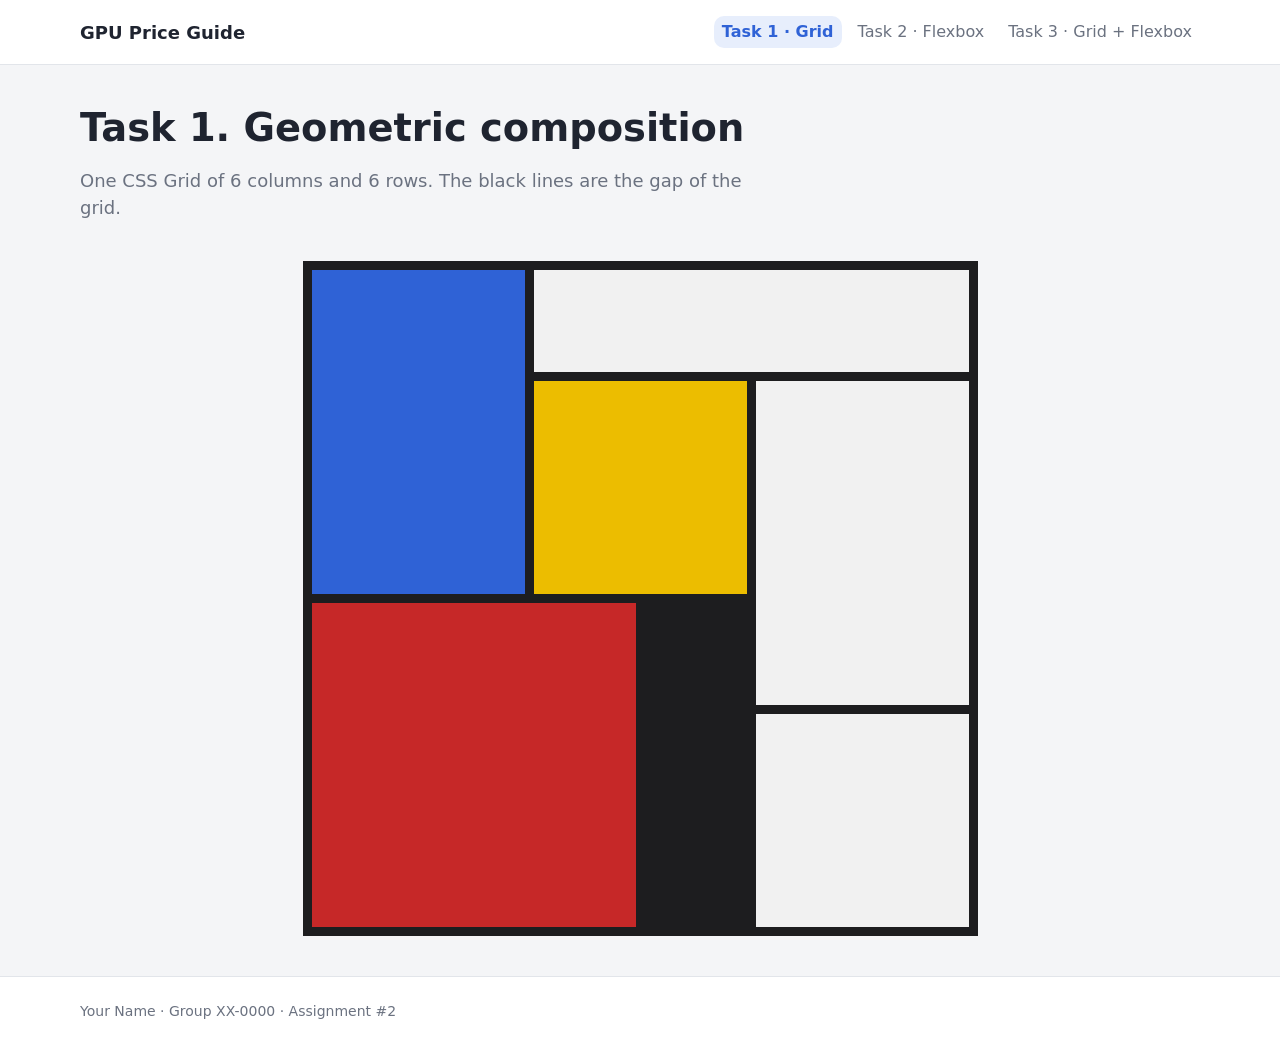
<file: index.html>
<!DOCTYPE html>
<html lang="en">
<head>
  <meta charset="UTF-8">
  <meta http-equiv="refresh" content="0; url=task1.html">
  <title>GPU Price Guide</title>
</head>
<body>
  <a href="task1.html">Open Task 1</a>
</body>
</html>
</file>
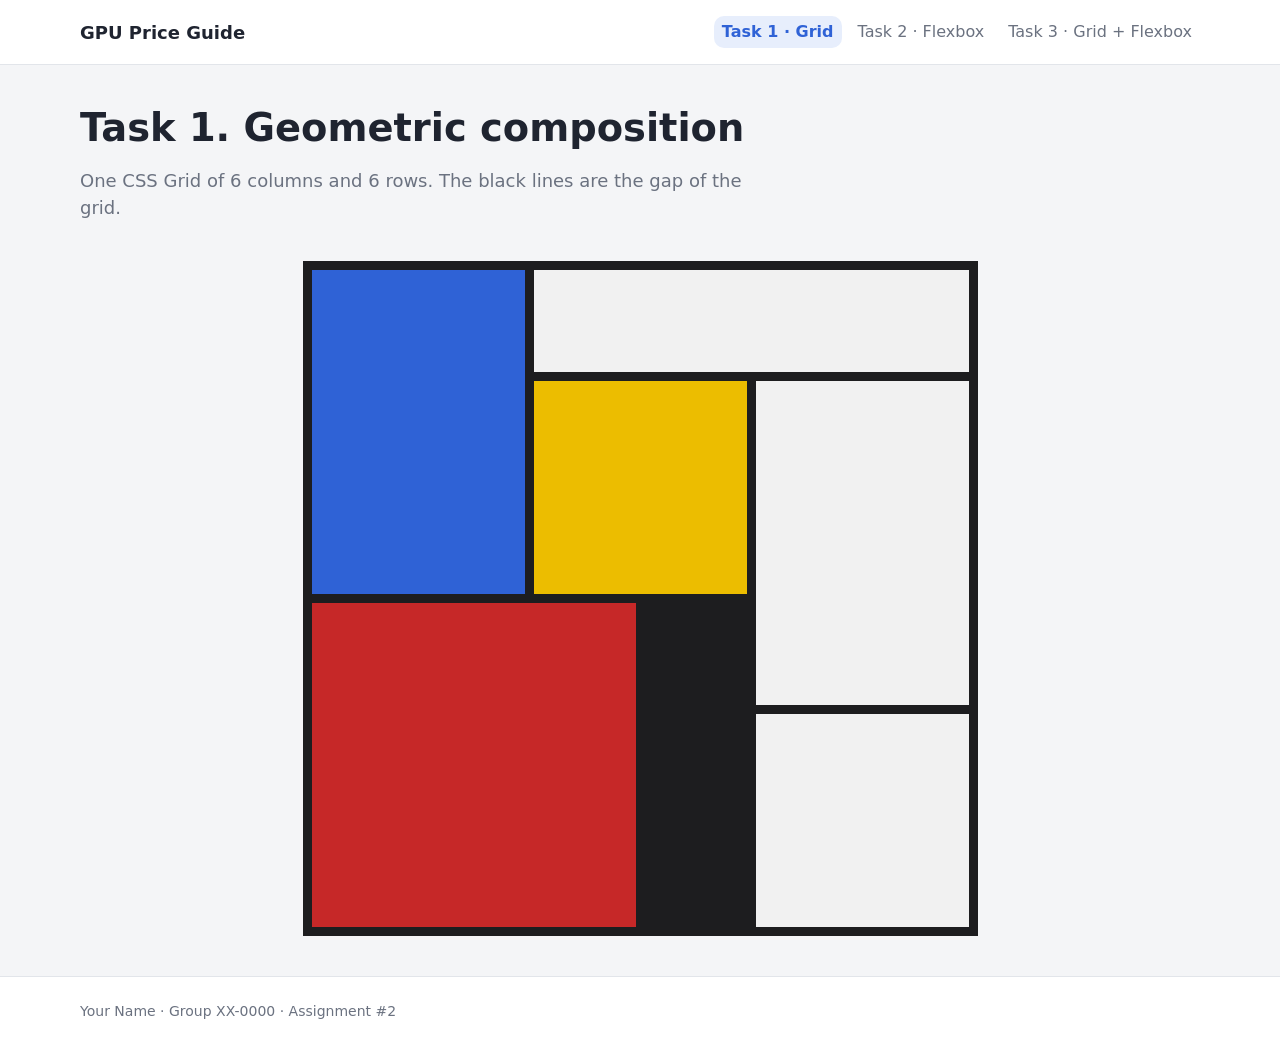
<file: task1.html>
<!DOCTYPE html>
<html lang="en">
<head>
  <meta charset="UTF-8">
  <meta name="viewport" content="width=device-width, initial-scale=1.0">
  <title>Task 1 — Geometric composition</title>
  <link rel="stylesheet" href="css/style.css">
</head>
<body>

  <header class="site-header">
    <div class="container site-header__inner">
      <a class="site-logo" href="task1.html">GPU Price Guide</a>
      <nav class="site-nav">
        <a href="task1.html" aria-current="page">Task 1 · Grid</a>
        <a href="task2.html">Task 2 · Flexbox</a>
        <a href="task3.html">Task 3 · Grid + Flexbox</a>
      </nav>
    </div>
  </header>

  <main class="container page">
    <h1>Task 1. Geometric composition</h1>
    <p class="lead">One CSS Grid of 6 columns and 6 rows. The black lines are the gap of the grid.</p>

    <div class="composition" role="img" aria-label="Geometric composition of blue, yellow, red and grey blocks">
      <div class="composition__blue"></div>
      <div class="composition__top"></div>
      <div class="composition__yellow"></div>
      <div class="composition__side"></div>
      <div class="composition__red"></div>
      <div class="composition__bottom"></div>
    </div>
  </main>

  <footer class="site-footer">
    <div class="container">Your Name · Group XX-0000 · Assignment #2</div>
  </footer>

</body>
</html>
</file>
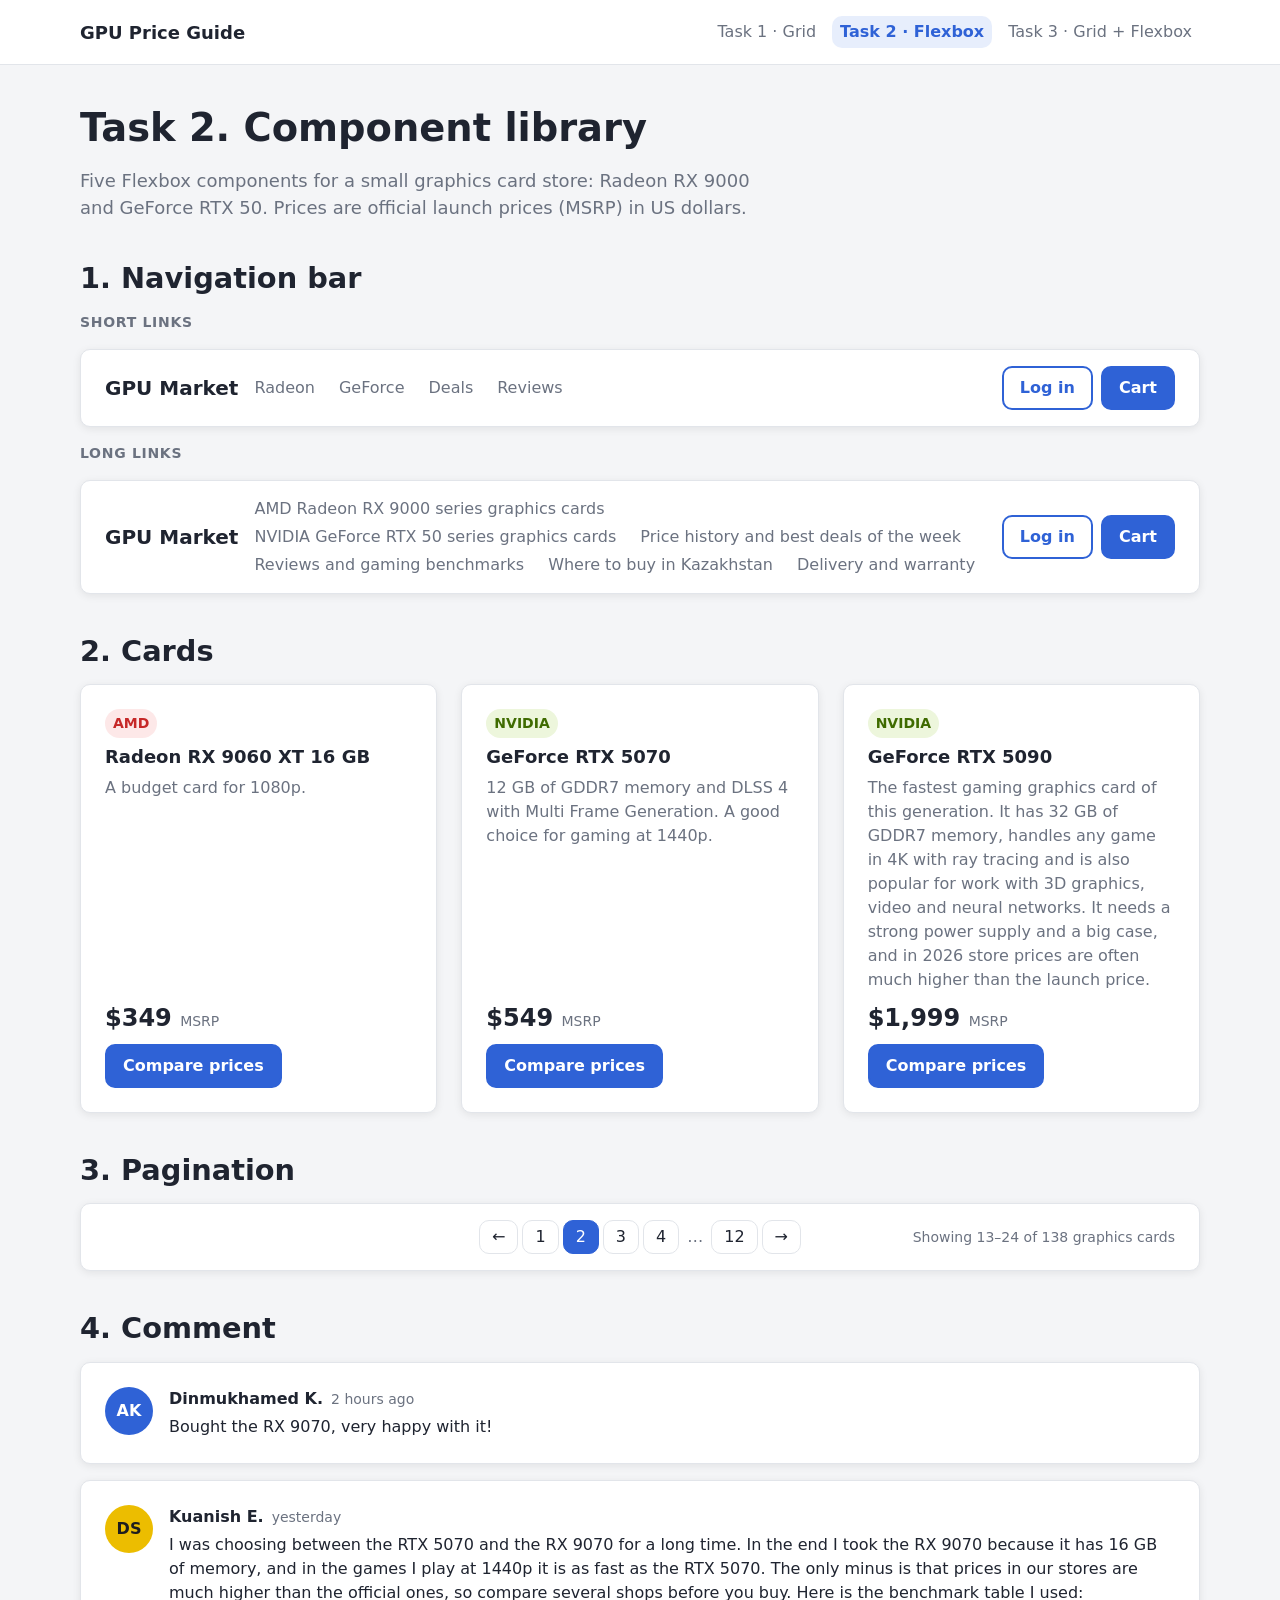
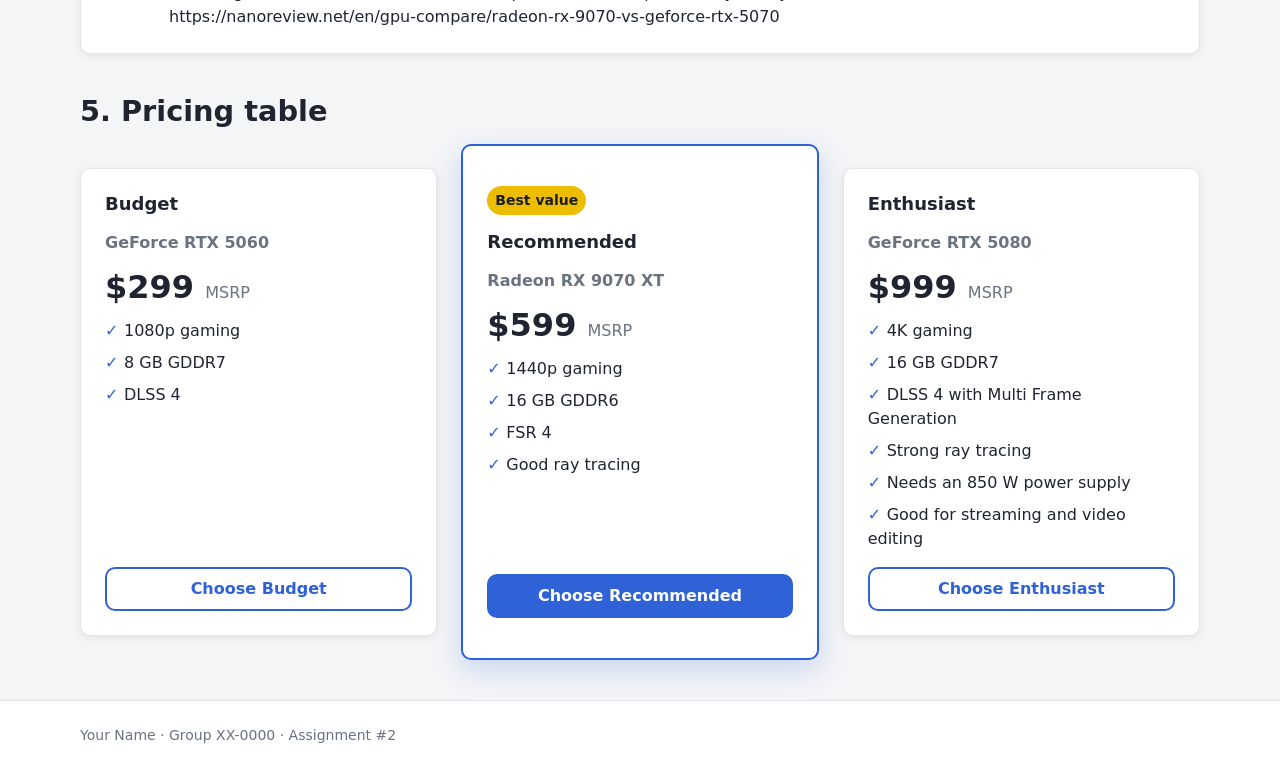
<file: task2.html>
<!DOCTYPE html>
<html lang="en">
<head>
  <meta charset="UTF-8">
  <meta name="viewport" content="width=device-width, initial-scale=1.0">
  <title>Task 2 — Component library</title>
 <link rel="stylesheet" href="css/style.css">
</head>
<body>

  <header class="site-header">
    <div class="container site-header__inner">
      <a class="site-logo" href="task1.html">GPU Price Guide</a>
      <nav class="site-nav">
        <a href="task1.html">Task 1 · Grid</a>
        <a href="task2.html" aria-current="page">Task 2 · Flexbox</a>
        <a href="task3.html">Task 3 · Grid + Flexbox</a>
      </nav>
    </div>
  </header>

  <main class="container page">
    <h1>Task 2. Component library</h1>
    <p class="lead">Five Flexbox components for a small graphics card store: Radeon RX 9000 and GeForce RTX 50. Prices are official launch prices (MSRP) in US dollars.</p>

    <div class="library">

      <section class="demo">
        <h2>1. Navigation bar</h2>
        <p class="demo__note">Short links</p>
        <nav class="navbar" aria-label="Main">
          <a class="navbar__logo" href="#">GPU Market</a>
          <ul class="navbar__links">
            <li><a href="#">Radeon</a></li>
            <li><a href="#">GeForce</a></li>
            <li><a href="#">Deals</a></li>
            <li><a href="#">Reviews</a></li>
          </ul>
          <div class="navbar__actions">
            <a class="btn btn--outline" href="#">Log in</a>
            <a class="btn" href="#">Cart</a>
          </div>
        </nav>
        <p class="demo__note">Long links</p>
        <nav class="navbar" aria-label="Main with long links">
          <a class="navbar__logo" href="#">GPU Market</a>
          <ul class="navbar__links">
            <li><a href="#">AMD Radeon RX 9000 series graphics cards</a></li>
            <li><a href="#">NVIDIA GeForce RTX 50 series graphics cards</a></li>
            <li><a href="#">Price history and best deals of the week</a></li>
            <li><a href="#">Reviews and gaming benchmarks</a></li>
            <li><a href="#">Where to buy in Kazakhstan</a></li>
            <li><a href="#">Delivery and warranty</a></li>
          </ul>
          <div class="navbar__actions">
            <a class="btn btn--outline" href="#">Log in</a>
            <a class="btn" href="#">Cart</a>
          </div>
        </nav>
      </section>

      <section class="demo">
        <h2>2. Cards</h2>
        <div class="cards">
          <article class="card">
            <span class="card__tag card__tag--amd">AMD</span>
            <h3 class="card__title">Radeon RX 9060 XT 16 GB</h3>
            <p class="card__text">A budget card for 1080p.</p>
            <p class="card__price">$349 <span>MSRP</span></p>
            <a class="btn" href="#">Compare prices</a>
          </article>
          <article class="card">
            <span class="card__tag card__tag--nvidia">NVIDIA</span>
            <h3 class="card__title">GeForce RTX 5070</h3>
            <p class="card__text">12 GB of GDDR7 memory and DLSS 4 with Multi Frame Generation. A good choice for gaming at 1440p.</p>
            <p class="card__price">$549 <span>MSRP</span></p>
            <a class="btn" href="#">Compare prices</a>
          </article>
          <article class="card">
            <span class="card__tag card__tag--nvidia">NVIDIA</span>
            <h3 class="card__title">GeForce RTX 5090</h3>
            <p class="card__text">The fastest gaming graphics card of this generation. It has 32 GB of GDDR7 memory, handles any game in 4K with ray tracing and is also popular for work with 3D graphics, video and neural networks. It needs a strong power supply and a big case, and in 2026 store prices are often much higher than the launch price.</p>
            <p class="card__price">$1,999 <span>MSRP</span></p>
            <a class="btn" href="#">Compare prices</a>
          </article>
        </div>
      </section>

      <section class="demo">
        <h2>3. Pagination</h2>
        <nav class="pagination" aria-label="Pagination">
          <span class="pagination__side"></span>
          <div class="pagination__pages">
            <a class="page-link" href="#" aria-label="Previous page">&larr;</a>
            <a class="page-link" href="#">1</a>
            <a class="page-link" href="#" aria-current="page">2</a>
            <a class="page-link" href="#">3</a>
            <a class="page-link" href="#">4</a>
            <span class="page-gap">…</span>
            <a class="page-link" href="#">12</a>
            <a class="page-link" href="#" aria-label="Next page">&rarr;</a>
          </div>
          <p class="pagination__side pagination__count">Showing 13–24 of 138 graphics cards</p>
        </nav>
      </section>

      <section class="demo">
        <h2>4. Comment</h2>
        <div class="comments">
          <article class="comment">
            <div class="comment__avatar" aria-hidden="true">AK</div>
            <div class="comment__body">
              <div class="comment__meta">
                <span class="comment__author">Dinmukhamed K.</span>
                <time class="comment__time" datetime="2026-09-27T18:00">2 hours ago</time>
              </div>
              <p class="comment__text">Bought the RX 9070, very happy with it!</p>
            </div>
          </article>
          <article class="comment">
            <div class="comment__avatar" aria-hidden="true">DS</div>
            <div class="comment__body">
              <div class="comment__meta">
                <span class="comment__author">Kuanish E.</span>
                <time class="comment__time" datetime="2026-09-26T09:30">yesterday</time>
              </div>
              <p class="comment__text">I was choosing between the RTX 5070 and the RX 9070 for a long time. In the end I took the RX 9070 because it has 16 GB of memory, and in the games I play at 1440p it is as fast as the RTX 5070. The only minus is that prices in our stores are much higher than the official ones, so compare several shops before you buy. Here is the benchmark table I used: https://nanoreview.net/en/gpu-compare/radeon-rx-9070-vs-geforce-rtx-5070</p>
            </div>
          </article>
        </div>
      </section>

      <section class="demo">
        <h2>5. Pricing table</h2>
        <div class="pricing">
          <article class="plan">
            <h3 class="plan__name">Budget</h3>
            <p class="plan__gpu">GeForce RTX 5060</p>
            <p class="plan__price">$299 <span>MSRP</span></p>
            <ul class="plan__features">
              <li>1080p gaming</li>
              <li>8 GB GDDR7</li>
              <li>DLSS 4</li>
            </ul>
            <a class="btn btn--outline" href="#">Choose Budget</a>
          </article>
          <article class="plan plan--featured">
            <span class="plan__badge">Best value</span>
            <h3 class="plan__name">Recommended</h3>
            <p class="plan__gpu">Radeon RX 9070 XT</p>
            <p class="plan__price">$599 <span>MSRP</span></p>
            <ul class="plan__features">
              <li>1440p gaming</li>
              <li>16 GB GDDR6</li>
              <li>FSR 4</li>
              <li>Good ray tracing</li>
            </ul>
            <a class="btn" href="#">Choose Recommended</a>
          </article>
          <article class="plan">
            <h3 class="plan__name">Enthusiast</h3>
            <p class="plan__gpu">GeForce RTX 5080</p>
            <p class="plan__price">$999 <span>MSRP</span></p>
            <ul class="plan__features">
              <li>4K gaming</li>
              <li>16 GB GDDR7</li>
              <li>DLSS 4 with Multi Frame Generation</li>
              <li>Strong ray tracing</li>
              <li>Needs an 850 W power supply</li>
              <li>Good for streaming and video editing</li>
            </ul>
            <a class="btn btn--outline" href="#">Choose Enthusiast</a>
          </article>
        </div>
      </section>

    </div>
  </main>

  <footer class="site-footer">
    <div class="container">Your Name · Group XX-0000 · Assignment #2</div>
  </footer>

</body>
</html>
</file>
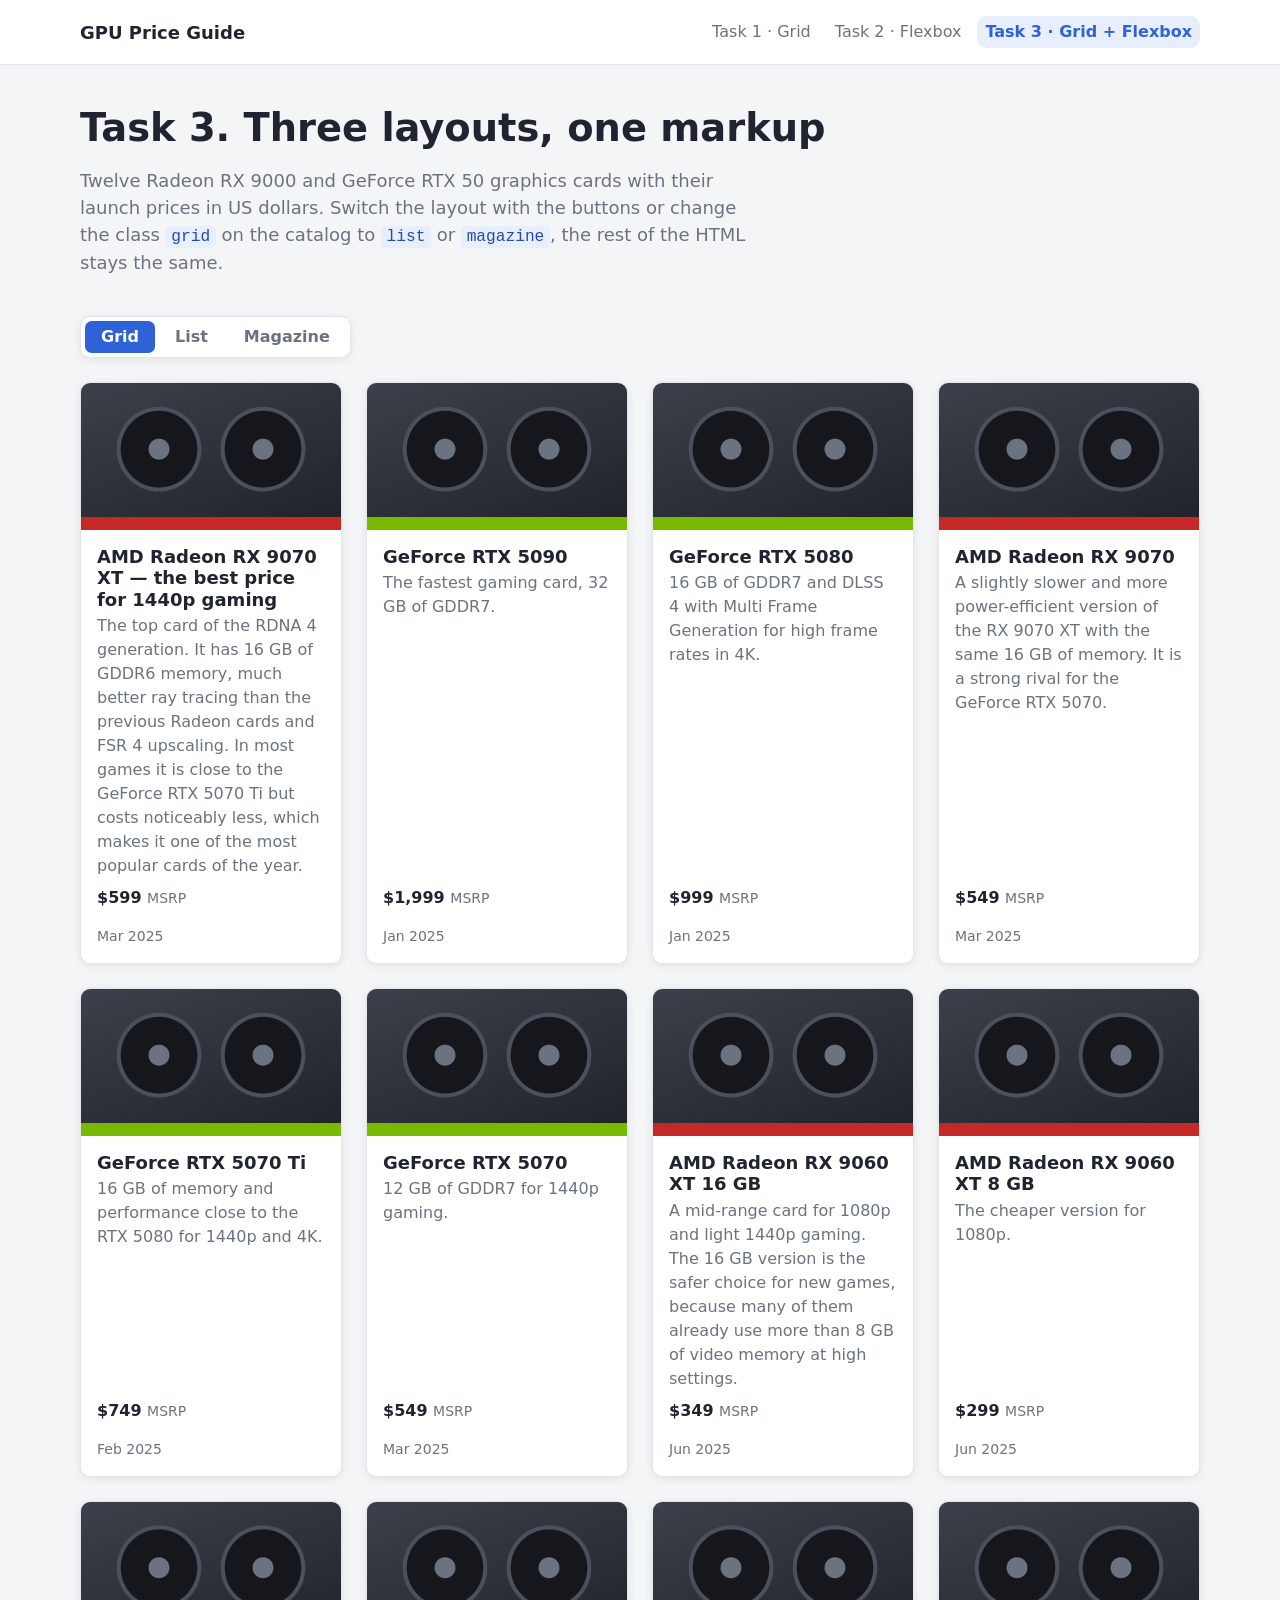
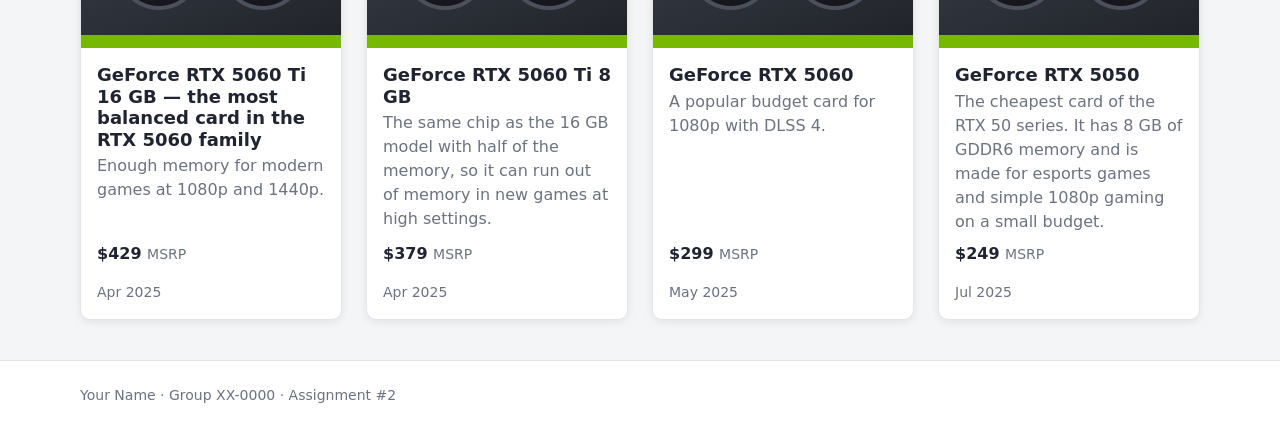
<file: task3.html>
<!DOCTYPE html>
<html lang="en">
<head>
  <meta charset="UTF-8">
  <meta name="viewport" content="width=device-width, initial-scale=1.0">
  <title>Task 3 — Three layouts, one markup</title>
  <link rel="stylesheet" href="style.css">
</head>
<body>

  <header class="site-header">
    <div class="container site-header__inner">
      <a class="site-logo" href="task1.html">GPU Price Guide</a>
      <nav class="site-nav">
        <a href="task1.html">Task 1 · Grid</a>
        <a href="task2.html">Task 2 · Flexbox</a>
        <a href="task3.html" aria-current="page">Task 3 · Grid + Flexbox</a>
      </nav>
    </div>
  </header>

  <main class="container page">
    <h1>Task 3. Three layouts, one markup</h1>
    <p class="lead">Twelve Radeon RX 9000 and GeForce RTX 50 graphics cards with their launch prices in US dollars. Switch the layout with the buttons or change the class <code>grid</code> on the catalog to <code>list</code> or <code>magazine</code>, the rest of the HTML stays the same.</p>

    <input class="view-radio view-radio--grid" type="radio" name="view" id="view-grid" checked>
    <input class="view-radio view-radio--list" type="radio" name="view" id="view-list">
    <input class="view-radio view-radio--magazine" type="radio" name="view" id="view-magazine">

    <div class="view-switch" aria-label="Layout">
      <label class="view-switch__btn" for="view-grid">Grid</label>
      <label class="view-switch__btn" for="view-list">List</label>
      <label class="view-switch__btn" for="view-magazine">Magazine</label>
    </div>

    <section class="catalog grid">

      <article class="item">
        <div class="item__img" aria-hidden="true"></div>
        <div class="item__body">
          <h3 class="item__title">AMD Radeon RX 9070 XT — the best price for 1440p gaming</h3>
          <p class="item__text">The top card of the RDNA 4 generation. It has 16 GB of GDDR6 memory, much better ray tracing than the previous Radeon cards and FSR 4 upscaling. In most games it is close to the GeForce RTX 5070 Ti but costs noticeably less, which makes it one of the most popular cards of the year.</p>
          <p class="item__price">$599 <span>MSRP</span></p>
        </div>
        <time class="item__date" datetime="2025-03">Mar 2025</time>
      </article>

      <article class="item item--nvidia">
        <div class="item__img" aria-hidden="true"></div>
        <div class="item__body">
          <h3 class="item__title">GeForce RTX 5090</h3>
          <p class="item__text">The fastest gaming card, 32 GB of GDDR7.</p>
          <p class="item__price">$1,999 <span>MSRP</span></p>
        </div>
        <time class="item__date" datetime="2025-01">Jan 2025</time>
      </article>

      <article class="item item--nvidia">
        <div class="item__img" aria-hidden="true"></div>
        <div class="item__body">
          <h3 class="item__title">GeForce RTX 5080</h3>
          <p class="item__text">16 GB of GDDR7 and DLSS 4 with Multi Frame Generation for high frame rates in 4K.</p>
          <p class="item__price">$999 <span>MSRP</span></p>
        </div>
        <time class="item__date" datetime="2025-01">Jan 2025</time>
      </article>

      <article class="item">
        <div class="item__img" aria-hidden="true"></div>
        <div class="item__body">
          <h3 class="item__title">AMD Radeon RX 9070</h3>
          <p class="item__text">A slightly slower and more power-efficient version of the RX 9070 XT with the same 16 GB of memory. It is a strong rival for the GeForce RTX 5070.</p>
          <p class="item__price">$549 <span>MSRP</span></p>
        </div>
        <time class="item__date" datetime="2025-03">Mar 2025</time>
      </article>

      <article class="item item--nvidia">
        <div class="item__img" aria-hidden="true"></div>
        <div class="item__body">
          <h3 class="item__title">GeForce RTX 5070 Ti</h3>
          <p class="item__text">16 GB of memory and performance close to the RTX 5080 for 1440p and 4K.</p>
          <p class="item__price">$749 <span>MSRP</span></p>
        </div>
        <time class="item__date" datetime="2025-02">Feb 2025</time>
      </article>

      <article class="item item--nvidia">
        <div class="item__img" aria-hidden="true"></div>
        <div class="item__body">
          <h3 class="item__title">GeForce RTX 5070</h3>
          <p class="item__text">12 GB of GDDR7 for 1440p gaming.</p>
          <p class="item__price">$549 <span>MSRP</span></p>
        </div>
        <time class="item__date" datetime="2025-03">Mar 2025</time>
      </article>

      <article class="item">
        <div class="item__img" aria-hidden="true"></div>
        <div class="item__body">
          <h3 class="item__title">AMD Radeon RX 9060 XT 16 GB</h3>
          <p class="item__text">A mid-range card for 1080p and light 1440p gaming. The 16 GB version is the safer choice for new games, because many of them already use more than 8 GB of video memory at high settings.</p>
          <p class="item__price">$349 <span>MSRP</span></p>
        </div>
        <time class="item__date" datetime="2025-06">Jun 2025</time>
      </article>

      <article class="item">
        <div class="item__img" aria-hidden="true"></div>
        <div class="item__body">
          <h3 class="item__title">AMD Radeon RX 9060 XT 8 GB</h3>
          <p class="item__text">The cheaper version for 1080p.</p>
          <p class="item__price">$299 <span>MSRP</span></p>
        </div>
        <time class="item__date" datetime="2025-06">Jun 2025</time>
      </article>

      <article class="item item--nvidia">
        <div class="item__img" aria-hidden="true"></div>
        <div class="item__body">
          <h3 class="item__title">GeForce RTX 5060 Ti 16 GB — the most balanced card in the RTX 5060 family</h3>
          <p class="item__text">Enough memory for modern games at 1080p and 1440p.</p>
          <p class="item__price">$429 <span>MSRP</span></p>
        </div>
        <time class="item__date" datetime="2025-04">Apr 2025</time>
      </article>

      <article class="item item--nvidia">
        <div class="item__img" aria-hidden="true"></div>
        <div class="item__body">
          <h3 class="item__title">GeForce RTX 5060 Ti 8 GB</h3>
          <p class="item__text">The same chip as the 16 GB model with half of the memory, so it can run out of memory in new games at high settings.</p>
          <p class="item__price">$379 <span>MSRP</span></p>
        </div>
        <time class="item__date" datetime="2025-04">Apr 2025</time>
      </article>

      <article class="item item--nvidia">
        <div class="item__img" aria-hidden="true"></div>
        <div class="item__body">
          <h3 class="item__title">GeForce RTX 5060</h3>
          <p class="item__text">A popular budget card for 1080p with DLSS 4.</p>
          <p class="item__price">$299 <span>MSRP</span></p>
        </div>
        <time class="item__date" datetime="2025-05">May 2025</time>
      </article>

      <article class="item item--nvidia">
        <div class="item__img" aria-hidden="true"></div>
        <div class="item__body">
          <h3 class="item__title">GeForce RTX 5050</h3>
          <p class="item__text">The cheapest card of the RTX 50 series. It has 8 GB of GDDR6 memory and is made for esports games and simple 1080p gaming on a small budget.</p>
          <p class="item__price">$249 <span>MSRP</span></p>
        </div>
        <time class="item__date" datetime="2025-07">Jul 2025</time>
      </article>

    </section>
  </main>

  <footer class="site-footer">
    <div class="container">Your Name · Group XX-0000 · Assignment #2</div>
  </footer>

</body>
</html>
</file>
<file: css/style.css>
:root {
  --color-primary: #2f62d6;
  --color-primary-dark: #234bb0;
  --color-primary-soft: #e7eefc;
  --color-on-primary: #ffffff;
  --color-accent: #ecbd00;
  --color-red: #c62828;
  --color-amd: #c62828;
  --color-amd-soft: #fde8e8;
  --color-nvidia: #76b900;
  --color-nvidia-dark: #3f6b00;
  --color-nvidia-soft: #edf6dc;
  --color-ink: #1d1d1f;
  --color-light: #f1f1f1;
  --color-text: #1f2430;
  --color-muted: #6b7280;
  --color-bg: #f4f5f7;
  --color-surface: #ffffff;
  --color-border: #e2e5ea;

  --space-xs: 0.25rem;
  --space-s: 0.5rem;
  --space-m: 1rem;
  --space-l: 1.5rem;
  --space-xl: 2.5rem;

  --font-main: "Segoe UI", system-ui, -apple-system, Roboto, Arial, sans-serif;
  --font-size-small: 0.875rem;

  --radius: 0.625rem;
  --radius-pill: 999px;
  --shadow: 0 2px 8px rgb(0 0 0 / 0.08);
  --shadow-strong: 0 10px 28px rgb(47 98 214 / 0.22);
}

*,
*::before,
*::after {
  box-sizing: border-box;
}

body {
  margin: 0;
  min-height: 100vh;
  display: flex;
  flex-direction: column;
  font-family: var(--font-main);
  font-size: 1rem;
  line-height: 1.5;
  color: var(--color-text);
  background: var(--color-bg);
}

img {
  display: block;
  max-width: 100%;
}

h1,
h2,
h3 {
  margin: 0 0 var(--space-m);
  line-height: 1.2;
}

h1 {
  font-size: clamp(1.6rem, 1.2rem + 2vw, 2.4rem);
}

h2 {
  font-size: clamp(1.3rem, 1.1rem + 1vw, 1.8rem);
}

h3 {
  font-size: 1.125rem;
}

p {
  margin: 0 0 var(--space-m);
}

a {
  color: var(--color-primary);
}

a:hover {
  color: var(--color-primary-dark);
}

.container {
  width: min(100% - 2 * var(--space-m), 70rem);
  margin-inline: auto;
}

.page {
  flex: 1;
  padding-block: var(--space-xl);
}

.lead {
  max-width: 60ch;
  margin-bottom: var(--space-xl);
  color: var(--color-muted);
  font-size: 1.125rem;
}

code {
  padding: 0.1em 0.35em;
  border-radius: 0.3em;
  background: var(--color-primary-soft);
  color: var(--color-primary-dark);
  font-size: 0.9em;
}

.site-header {
  background: var(--color-surface);
  border-bottom: 1px solid var(--color-border);
}

.site-header__inner {
  display: flex;
  flex-wrap: wrap;
  align-items: center;
  justify-content: space-between;
  gap: var(--space-s) var(--space-l);
  padding-block: var(--space-m);
}

.site-logo {
  font-size: 1.125rem;
  font-weight: 700;
  color: var(--color-text);
  text-decoration: none;
}

.site-nav {
  display: flex;
  flex-wrap: wrap;
  gap: var(--space-xs) var(--space-s);
}

.site-nav a {
  padding: var(--space-xs) var(--space-s);
  border-radius: var(--radius);
  color: var(--color-muted);
  text-decoration: none;
}

.site-nav a:hover {
  color: var(--color-text);
  background: var(--color-bg);
}

.site-nav a[aria-current="page"] {
  color: var(--color-primary);
  background: var(--color-primary-soft);
  font-weight: 600;
}

.btn {
  display: inline-block;
  padding: var(--space-s) var(--space-m);
  border: 2px solid var(--color-primary);
  border-radius: var(--radius);
  background: var(--color-primary);
  color: var(--color-on-primary);
  font: inherit;
  font-weight: 600;
  text-align: center;
  text-decoration: none;
  white-space: nowrap;
  cursor: pointer;
}

.btn:hover {
  background: var(--color-primary-dark);
  border-color: var(--color-primary-dark);
  color: var(--color-on-primary);
}

.btn--outline {
  background: transparent;
  color: var(--color-primary);
}

.btn--outline:hover {
  background: var(--color-primary);
  color: var(--color-on-primary);
}

.site-footer {
  padding-block: var(--space-l);
  background: var(--color-surface);
  border-top: 1px solid var(--color-border);
  color: var(--color-muted);
  font-size: var(--font-size-small);
}

.composition {
  display: grid;
  grid-template-columns: repeat(6, 1fr);
  grid-template-rows: repeat(6, 1fr);
  grid-template-areas:
    "blue blue top    top    top    top"
    "blue blue yellow yellow side   side"
    "blue blue yellow yellow side   side"
    "red  red  red    .      side   side"
    "red  red  red    .      bottom bottom"
    "red  red  red    .      bottom bottom";
  gap: 1vmin;
  width: min(100%, 75vh);
  aspect-ratio: 1 / 1;
  margin-inline: auto;
  padding: 1vmin;
  background: var(--color-ink);
}

.composition__blue {
  grid-area: blue;
  background: var(--color-primary);
}

.composition__top {
  grid-area: top;
  background: var(--color-light);
}

.composition__yellow {
  grid-area: yellow;
  background: var(--color-accent);
}

.composition__side {
  grid-area: side;
  background: var(--color-light);
}

.composition__red {
  grid-area: red;
  background: var(--color-red);
}

.composition__bottom {
  grid-area: bottom;
  background: var(--color-light);
}

.library {
  display: flex;
  flex-direction: column;
  gap: var(--space-xl);
}

.demo {
  display: flex;
  flex-direction: column;
  gap: var(--space-m);
}

.demo > * {
  margin: 0;
}

.demo__note {
  color: var(--color-muted);
  font-size: var(--font-size-small);
  font-weight: 600;
  text-transform: uppercase;
  letter-spacing: 0.05em;
}

.navbar,
.card,
.pagination,
.comment,
.plan {
  background: var(--color-surface);
  border: 1px solid var(--color-border);
  border-radius: var(--radius);
  box-shadow: var(--shadow);
}

.navbar {
  display: flex;
  flex-wrap: wrap;
  align-items: center;
  gap: var(--space-m);
  padding: var(--space-m) var(--space-l);
}

.navbar__logo {
  flex-shrink: 0;
  font-size: 1.25rem;
  font-weight: 700;
  color: var(--color-text);
  text-decoration: none;
}

.navbar__links {
  display: flex;
  flex: 1 1 0;
  flex-wrap: wrap;
  gap: var(--space-xs) var(--space-l);
  min-width: min(100%, 12rem);
  margin: 0;
  padding: 0;
  list-style: none;
}

.navbar__links a {
  color: var(--color-muted);
  text-decoration: none;
  overflow-wrap: anywhere;
}

.navbar__links a:hover {
  color: var(--color-primary);
}

.navbar__actions {
  display: flex;
  flex-shrink: 0;
  gap: var(--space-s);
  margin-left: auto;
}

.cards {
  display: flex;
  flex-wrap: wrap;
  align-items: stretch;
  gap: var(--space-l);
}

.card {
  display: flex;
  flex: 1 1 15rem;
  flex-direction: column;
  gap: var(--space-s);
  padding: var(--space-l);
}

.card > * {
  margin: 0;
}

.card__tag {
  align-self: flex-start;
  padding: var(--space-xs) var(--space-s);
  border-radius: var(--radius-pill);
  background: var(--color-primary-soft);
  color: var(--color-primary-dark);
  font-size: var(--font-size-small);
  font-weight: 600;
}

.card__tag--amd {
  background: var(--color-amd-soft);
  color: var(--color-amd);
}

.card__tag--nvidia {
  background: var(--color-nvidia-soft);
  color: var(--color-nvidia-dark);
}

.card__text {
  color: var(--color-muted);
}

.card__price {
  margin-top: auto;
  font-size: 1.5rem;
  font-weight: 700;
}

.card__price span,
.item__price span {
  color: var(--color-muted);
  font-size: var(--font-size-small);
  font-weight: 400;
}

.card .btn {
  align-self: flex-start;
}

.pagination {
  display: flex;
  flex-wrap: wrap;
  align-items: center;
  gap: var(--space-m);
  padding: var(--space-m) var(--space-l);
}

.pagination__side {
  flex: 1 1 0;
  margin: 0;
}

.pagination__pages {
  display: flex;
  flex-wrap: wrap;
  justify-content: center;
  align-items: center;
  gap: var(--space-xs);
}

.pagination__count {
  display: flex;
  justify-content: flex-end;
  text-align: right;
  color: var(--color-muted);
  font-size: var(--font-size-small);
}

.page-link {
  padding: var(--space-xs) 0.75rem;
  border: 1px solid var(--color-border);
  border-radius: var(--radius);
  color: var(--color-text);
  text-decoration: none;
}

.page-link:hover {
  border-color: var(--color-primary);
  color: var(--color-primary);
}

.page-link[aria-current="page"] {
  border-color: var(--color-primary);
  background: var(--color-primary);
  color: var(--color-on-primary);
}

.page-gap {
  padding-inline: var(--space-xs);
  color: var(--color-muted);
}

.comments {
  display: flex;
  flex-direction: column;
  gap: var(--space-m);
}

.comment {
  display: flex;
  align-items: flex-start;
  gap: var(--space-m);
  padding: var(--space-l);
}

.comment__avatar {
  display: flex;
  flex-shrink: 0;
  align-items: center;
  justify-content: center;
  width: 3rem;
  height: 3rem;
  border-radius: 50%;
  background: var(--color-primary);
  color: var(--color-on-primary);
  font-weight: 700;
}

.comment:nth-child(even) .comment__avatar {
  background: var(--color-accent);
  color: var(--color-ink);
}

.comment__body {
  flex: 1;
  min-width: 0;
  overflow-wrap: anywhere;
}

.comment__meta {
  display: flex;
  flex-wrap: wrap;
  align-items: baseline;
  gap: var(--space-xs) var(--space-s);
  margin-bottom: var(--space-xs);
}

.comment__author {
  font-weight: 600;
}

.comment__time {
  color: var(--color-muted);
  font-size: var(--font-size-small);
}

.comment__text {
  margin: 0;
}

.pricing {
  display: flex;
  flex-wrap: wrap;
  align-items: stretch;
  gap: var(--space-l);
}

.plan {
  display: flex;
  flex: 1 1 14rem;
  flex-direction: column;
  gap: var(--space-m);
  margin-block: var(--space-l);
  padding: var(--space-l);
}

.plan > * {
  margin: 0;
}

.plan--featured {
  margin-block: 0;
  padding-block: var(--space-xl);
  border: 2px solid var(--color-primary);
  box-shadow: var(--shadow-strong);
}

.plan__badge {
  align-self: flex-start;
  padding: var(--space-xs) var(--space-s);
  border-radius: var(--radius-pill);
  background: var(--color-accent);
  color: var(--color-ink);
  font-size: var(--font-size-small);
  font-weight: 700;
}

.plan__gpu {
  color: var(--color-muted);
  font-weight: 600;
}

.plan__price {
  font-size: 2rem;
  font-weight: 700;
  line-height: 1;
}

.plan__price span {
  color: var(--color-muted);
  font-size: 1rem;
  font-weight: 400;
}

.plan__features {
  display: flex;
  flex-grow: 1;
  flex-direction: column;
  gap: var(--space-s);
  padding: 0;
  list-style: none;
}

.plan__features li::before {
  content: "✓ ";
  color: var(--color-primary);
  font-weight: 700;
}

.catalog {
  --gap: var(--space-l);
  display: grid;
  gap: var(--gap);
}

.item {
  --tone: var(--color-amd);
  display: flex;
  flex-direction: column;
  overflow: hidden;
  background: var(--color-surface);
  border: 1px solid var(--color-border);
  border-radius: var(--radius);
  box-shadow: var(--shadow);
}

.item--nvidia {
  --tone: var(--color-nvidia);
}

.item__img {
  aspect-ratio: 16 / 9;
  background:
    radial-gradient(circle at 30% 45%, #6b7280 0 5%, #15171c 5.5% 19%, #4b515c 19.5% 21%, transparent 21.5%),
    radial-gradient(circle at 70% 45%, #6b7280 0 5%, #15171c 5.5% 19%, #4b515c 19.5% 21%, transparent 21.5%),
    linear-gradient(to top, var(--tone) 0 9%, transparent 9%),
    linear-gradient(160deg, #3b404a, #1f2228);
}

.item__body {
  display: flex;
  flex: 1;
  flex-direction: column;
  gap: var(--space-xs);
  padding: var(--space-m) var(--space-m) 0;
}

.item__title,
.item__text,
.item__price {
  margin: 0;
}

.item__price {
  margin-top: auto;
  padding-top: var(--space-xs);
  font-weight: 700;
}

.item__title {
  font-size: 1.125rem;
}

.item__text {
  color: var(--color-muted);
}

.item__date {
  padding: var(--space-m);
  color: var(--color-muted);
  font-size: var(--font-size-small);
  white-space: nowrap;
}

.catalog.grid {
  grid-template-columns: repeat(auto-fill, minmax(min(100%, 15rem), 1fr));
}

.catalog.list {
  --gap: var(--space-m);
  grid-template-columns: 1fr;
}

.catalog.list .item {
  flex-direction: row;
  flex-wrap: wrap;
  align-items: center;
  gap: var(--space-m);
  padding: var(--space-m);
}

.catalog.list .item__img {
  flex: 0 0 clamp(4.5rem, 18%, 8rem);
  aspect-ratio: 4 / 3;
  border-radius: calc(var(--radius) / 2);
}

.catalog.list .item__body {
  flex: 1 1 10rem;
  padding: 0;
}

.catalog.list .item__date {
  margin-left: auto;
  padding: 0;
}

.catalog.magazine {
  --gap: var(--space-m);
  grid-template-columns: repeat(auto-fill, minmax(min(50% - var(--gap) / 2, 14rem), 1fr));
  grid-auto-flow: dense;
}

.catalog.magazine .item:first-child {
  grid-column: span 2;
  grid-row: span 2;
}

.catalog.magazine .item:first-child .item__img {
  flex-grow: 1;
}

.catalog.magazine .item:first-child .item__title {
  font-size: clamp(1.3rem, 1rem + 1.5vw, 2rem);
}
</file>
<file: style.css>
:root {
  --color-primary: #2f62d6;
  --color-primary-dark: #234bb0;
  --color-primary-soft: #e7eefc;
  --color-on-primary: #ffffff;
  --color-accent: #ecbd00;
  --color-red: #c62828;
  --color-amd: #c62828;
  --color-amd-soft: #fde8e8;
  --color-nvidia: #76b900;
  --color-nvidia-dark: #3f6b00;
  --color-nvidia-soft: #edf6dc;
  --color-ink: #1d1d1f;
  --color-light: #f1f1f1;
  --color-text: #1f2430;
  --color-muted: #6b7280;
  --color-bg: #f4f5f7;
  --color-surface: #ffffff;
  --color-border: #e2e5ea;

  --space-xs: 0.25rem;
  --space-s: 0.5rem;
  --space-m: 1rem;
  --space-l: 1.5rem;
  --space-xl: 2.5rem;

  --font-main: "Segoe UI", system-ui, -apple-system, Roboto, Arial, sans-serif;
  --font-size-small: 0.875rem;

  --radius: 0.625rem;
  --radius-pill: 999px;
  --shadow: 0 2px 8px rgb(0 0 0 / 0.08);
  --shadow-strong: 0 10px 28px rgb(47 98 214 / 0.22);
}

*,
*::before,
*::after {
  box-sizing: border-box;
}

body {
  margin: 0;
  min-height: 100vh;
  display: flex;
  flex-direction: column;
  font-family: var(--font-main);
  font-size: 1rem;
  line-height: 1.5;
  color: var(--color-text);
  background: var(--color-bg);
}

img {
  display: block;
  max-width: 100%;
}

h1,
h2,
h3 {
  margin: 0 0 var(--space-m);
  line-height: 1.2;
}

h1 {
  font-size: clamp(1.6rem, 1.2rem + 2vw, 2.4rem);
}

h2 {
  font-size: clamp(1.3rem, 1.1rem + 1vw, 1.8rem);
}

h3 {
  font-size: 1.125rem;
}

p {
  margin: 0 0 var(--space-m);
}

a {
  color: var(--color-primary);
}

a:hover {
  color: var(--color-primary-dark);
}

.container {
  width: min(100% - 2 * var(--space-m), 70rem);
  margin-inline: auto;
}

.page {
  flex: 1;
  padding-block: var(--space-xl);
}

.lead {
  max-width: 60ch;
  margin-bottom: var(--space-xl);
  color: var(--color-muted);
  font-size: 1.125rem;
}

code {
  padding: 0.1em 0.35em;
  border-radius: 0.3em;
  background: var(--color-primary-soft);
  color: var(--color-primary-dark);
  font-size: 0.9em;
}

.site-header {
  background: var(--color-surface);
  border-bottom: 1px solid var(--color-border);
}

.site-header__inner {
  display: flex;
  flex-wrap: wrap;
  align-items: center;
  justify-content: space-between;
  gap: var(--space-s) var(--space-l);
  padding-block: var(--space-m);
}

.site-logo {
  font-size: 1.125rem;
  font-weight: 700;
  color: var(--color-text);
  text-decoration: none;
}

.site-nav {
  display: flex;
  flex-wrap: wrap;
  gap: var(--space-xs) var(--space-s);
}

.site-nav a {
  padding: var(--space-xs) var(--space-s);
  border-radius: var(--radius);
  color: var(--color-muted);
  text-decoration: none;
}

.site-nav a:hover {
  color: var(--color-text);
  background: var(--color-bg);
}

.site-nav a[aria-current="page"] {
  color: var(--color-primary);
  background: var(--color-primary-soft);
  font-weight: 600;
}

.btn {
  display: inline-block;
  padding: var(--space-s) var(--space-m);
  border: 2px solid var(--color-primary);
  border-radius: var(--radius);
  background: var(--color-primary);
  color: var(--color-on-primary);
  font: inherit;
  font-weight: 600;
  text-align: center;
  text-decoration: none;
  white-space: nowrap;
  cursor: pointer;
}

.btn:hover {
  background: var(--color-primary-dark);
  border-color: var(--color-primary-dark);
  color: var(--color-on-primary);
}

.btn--outline {
  background: transparent;
  color: var(--color-primary);
}

.btn--outline:hover {
  background: var(--color-primary);
  color: var(--color-on-primary);
}

.site-footer {
  padding-block: var(--space-l);
  background: var(--color-surface);
  border-top: 1px solid var(--color-border);
  color: var(--color-muted);
  font-size: var(--font-size-small);
}

.composition {
  display: grid;
  grid-template-columns: repeat(6, 1fr);
  grid-template-rows: repeat(6, 1fr);
  grid-template-areas:
    "blue blue top    top    top    top"
    "blue blue yellow yellow side   side"
    "blue blue yellow yellow side   side"
    "red  red  red    .      side   side"
    "red  red  red    .      bottom bottom"
    "red  red  red    .      bottom bottom";
  gap: 1vmin;
  width: min(100%, 75vh);
  aspect-ratio: 1 / 1;
  margin-inline: auto;
  padding: 1vmin;
  background: var(--color-ink);
}

.composition__blue {
  grid-area: blue;
  background: var(--color-primary);
}

.composition__top {
  grid-area: top;
  background: var(--color-light);
}

.composition__yellow {
  grid-area: yellow;
  background: var(--color-accent);
}

.composition__side {
  grid-area: side;
  background: var(--color-light);
}

.composition__red {
  grid-area: red;
  background: var(--color-red);
}

.composition__bottom {
  grid-area: bottom;
  background: var(--color-light);
}

.library {
  display: flex;
  flex-direction: column;
  gap: var(--space-xl);
}

.demo {
  display: flex;
  flex-direction: column;
  gap: var(--space-m);
}

.demo > * {
  margin: 0;
}

.demo__note {
  color: var(--color-muted);
  font-size: var(--font-size-small);
  font-weight: 600;
  text-transform: uppercase;
  letter-spacing: 0.05em;
}

.navbar,
.card,
.pagination,
.comment,
.plan {
  background: var(--color-surface);
  border: 1px solid var(--color-border);
  border-radius: var(--radius);
  box-shadow: var(--shadow);
}

.navbar {
  display: flex;
  flex-wrap: wrap;
  align-items: center;
  gap: var(--space-m);
  padding: var(--space-m) var(--space-l);
}

.navbar__logo {
  flex-shrink: 0;
  font-size: 1.25rem;
  font-weight: 700;
  color: var(--color-text);
  text-decoration: none;
}

.navbar__links {
  display: flex;
  flex: 1 1 0;
  flex-wrap: wrap;
  gap: var(--space-xs) var(--space-l);
  min-width: min(100%, 12rem);
  margin: 0;
  padding: 0;
  list-style: none;
}

.navbar__links a {
  color: var(--color-muted);
  text-decoration: none;
  overflow-wrap: anywhere;
}

.navbar__links a:hover {
  color: var(--color-primary);
}

.navbar__actions {
  display: flex;
  flex-shrink: 0;
  gap: var(--space-s);
  margin-left: auto;
}

.cards {
  display: flex;
  flex-wrap: wrap;
  align-items: stretch;
  gap: var(--space-l);
}

.card {
  display: flex;
  flex: 1 1 15rem;
  flex-direction: column;
  gap: var(--space-s);
  padding: var(--space-l);
}

.card > * {
  margin: 0;
}

.card__tag {
  align-self: flex-start;
  padding: var(--space-xs) var(--space-s);
  border-radius: var(--radius-pill);
  background: var(--color-primary-soft);
  color: var(--color-primary-dark);
  font-size: var(--font-size-small);
  font-weight: 600;
}

.card__tag--amd {
  background: var(--color-amd-soft);
  color: var(--color-amd);
}

.card__tag--nvidia {
  background: var(--color-nvidia-soft);
  color: var(--color-nvidia-dark);
}

.card__text {
  color: var(--color-muted);
}

.card__price {
  margin-top: auto;
  font-size: 1.5rem;
  font-weight: 700;
}

.card__price span,
.item__price span {
  color: var(--color-muted);
  font-size: var(--font-size-small);
  font-weight: 400;
}

.card .btn {
  align-self: flex-start;
}

.pagination {
  display: flex;
  flex-wrap: wrap;
  align-items: center;
  gap: var(--space-m);
  padding: var(--space-m) var(--space-l);
}

.pagination__side {
  flex: 1 1 0;
  margin: 0;
}

.pagination__pages {
  display: flex;
  flex-wrap: wrap;
  justify-content: center;
  align-items: center;
  gap: var(--space-xs);
}

.pagination__count {
  display: flex;
  justify-content: flex-end;
  text-align: right;
  color: var(--color-muted);
  font-size: var(--font-size-small);
}

.page-link {
  padding: var(--space-xs) 0.75rem;
  border: 1px solid var(--color-border);
  border-radius: var(--radius);
  color: var(--color-text);
  text-decoration: none;
}

.page-link:hover {
  border-color: var(--color-primary);
  color: var(--color-primary);
}

.page-link[aria-current="page"] {
  border-color: var(--color-primary);
  background: var(--color-primary);
  color: var(--color-on-primary);
}

.page-gap {
  padding-inline: var(--space-xs);
  color: var(--color-muted);
}

.comments {
  display: flex;
  flex-direction: column;
  gap: var(--space-m);
}

.comment {
  display: flex;
  align-items: flex-start;
  gap: var(--space-m);
  padding: var(--space-l);
}

.comment__avatar {
  display: flex;
  flex-shrink: 0;
  align-items: center;
  justify-content: center;
  width: 3rem;
  height: 3rem;
  border-radius: 50%;
  background: var(--color-primary);
  color: var(--color-on-primary);
  font-weight: 700;
}

.comment:nth-child(even) .comment__avatar {
  background: var(--color-accent);
  color: var(--color-ink);
}

.comment__body {
  flex: 1;
  min-width: 0;
  overflow-wrap: anywhere;
}

.comment__meta {
  display: flex;
  flex-wrap: wrap;
  align-items: baseline;
  gap: var(--space-xs) var(--space-s);
  margin-bottom: var(--space-xs);
}

.comment__author {
  font-weight: 600;
}

.comment__time {
  color: var(--color-muted);
  font-size: var(--font-size-small);
}

.comment__text {
  margin: 0;
}

.pricing {
  display: flex;
  flex-wrap: wrap;
  align-items: stretch;
  gap: var(--space-l);
}

.plan {
  display: flex;
  flex: 1 1 14rem;
  flex-direction: column;
  gap: var(--space-m);
  margin-block: var(--space-l);
  padding: var(--space-l);
}

.plan > * {
  margin: 0;
}

.plan--featured {
  margin-block: 0;
  padding-block: var(--space-xl);
  border: 2px solid var(--color-primary);
  box-shadow: var(--shadow-strong);
}

.plan__badge {
  align-self: flex-start;
  padding: var(--space-xs) var(--space-s);
  border-radius: var(--radius-pill);
  background: var(--color-accent);
  color: var(--color-ink);
  font-size: var(--font-size-small);
  font-weight: 700;
}

.plan__gpu {
  color: var(--color-muted);
  font-weight: 600;
}

.plan__price {
  font-size: 2rem;
  font-weight: 700;
  line-height: 1;
}

.plan__price span {
  color: var(--color-muted);
  font-size: 1rem;
  font-weight: 400;
}

.plan__features {
  display: flex;
  flex-grow: 1;
  flex-direction: column;
  gap: var(--space-s);
  padding: 0;
  list-style: none;
}

.plan__features li::before {
  content: "✓ ";
  color: var(--color-primary);
  font-weight: 700;
}

.catalog {
  --gap: var(--space-l);
  display: grid;
  gap: var(--gap);
}

.item {
  --tone: var(--color-amd);
  display: flex;
  flex-direction: column;
  overflow: hidden;
  background: var(--color-surface);
  border: 1px solid var(--color-border);
  border-radius: var(--radius);
  box-shadow: var(--shadow);
}

.item--nvidia {
  --tone: var(--color-nvidia);
}

.item__img {
  aspect-ratio: 16 / 9;
  background:
    radial-gradient(circle at 30% 45%, #6b7280 0 5%, #15171c 5.5% 19%, #4b515c 19.5% 21%, transparent 21.5%),
    radial-gradient(circle at 70% 45%, #6b7280 0 5%, #15171c 5.5% 19%, #4b515c 19.5% 21%, transparent 21.5%),
    linear-gradient(to top, var(--tone) 0 9%, transparent 9%),
    linear-gradient(160deg, #3b404a, #1f2228);
}

.item__body {
  display: flex;
  flex: 1;
  flex-direction: column;
  gap: var(--space-xs);
  padding: var(--space-m) var(--space-m) 0;
}

.item__title,
.item__text,
.item__price {
  margin: 0;
}

.item__price {
  margin-top: auto;
  padding-top: var(--space-xs);
  font-weight: 700;
}

.item__title {
  font-size: 1.125rem;
}

.item__text {
  color: var(--color-muted);
}

.item__date {
  padding: var(--space-m);
  color: var(--color-muted);
  font-size: var(--font-size-small);
  white-space: nowrap;
}

.view-radio {
  display: none;
}

.view-switch {
  display: flex;
  flex-wrap: wrap;
  gap: var(--space-xs);
  width: fit-content;
  max-width: 100%;
  margin-bottom: var(--space-l);
  padding: var(--space-xs);
  background: var(--color-surface);
  border: 1px solid var(--color-border);
  border-radius: var(--radius);
  box-shadow: var(--shadow);
}

.view-switch__btn {
  padding: var(--space-xs) var(--space-m);
  border-radius: calc(var(--radius) - 0.2rem);
  color: var(--color-muted);
  font-weight: 600;
  cursor: pointer;
}

.view-switch__btn:hover {
  background: var(--color-bg);
  color: var(--color-text);
}

.view-radio--grid:checked ~ .view-switch [for="view-grid"],
.view-radio--list:checked ~ .view-switch [for="view-list"],
.view-radio--magazine:checked ~ .view-switch [for="view-magazine"] {
  background: var(--color-primary);
  color: var(--color-on-primary);
}

.catalog.grid {
  grid-template-columns: repeat(auto-fill, minmax(min(100%, 15rem), 1fr));
}

.catalog.list,
.view-radio--list:checked ~ .catalog {
  --gap: var(--space-m);
  grid-template-columns: 1fr;
}

.catalog.list .item,
.view-radio--list:checked ~ .catalog .item {
  flex-direction: row;
  flex-wrap: wrap;
  align-items: center;
  gap: var(--space-m);
  padding: var(--space-m);
}

.catalog.list .item__img,
.view-radio--list:checked ~ .catalog .item__img {
  flex: 0 0 clamp(4.5rem, 18%, 8rem);
  aspect-ratio: 4 / 3;
  border-radius: calc(var(--radius) / 2);
}

.catalog.list .item__body,
.view-radio--list:checked ~ .catalog .item__body {
  flex: 1 1 10rem;
  padding: 0;
}

.catalog.list .item__date,
.view-radio--list:checked ~ .catalog .item__date {
  margin-left: auto;
  padding: 0;
}

.catalog.magazine,
.view-radio--magazine:checked ~ .catalog {
  --gap: var(--space-m);
  grid-template-columns: repeat(auto-fill, minmax(min(50% - var(--gap) / 2, 14rem), 1fr));
  grid-auto-flow: dense;
}

.catalog.magazine .item:first-child,
.view-radio--magazine:checked ~ .catalog .item:first-child {
  grid-column: span 2;
  grid-row: span 2;
}

.catalog.magazine .item:first-child .item__img,
.view-radio--magazine:checked ~ .catalog .item:first-child .item__img {
  flex-grow: 1;
}

.catalog.magazine .item:first-child .item__title,
.view-radio--magazine:checked ~ .catalog .item:first-child .item__title {
  font-size: clamp(1.3rem, 1rem + 1.5vw, 2rem);
}
</file>
